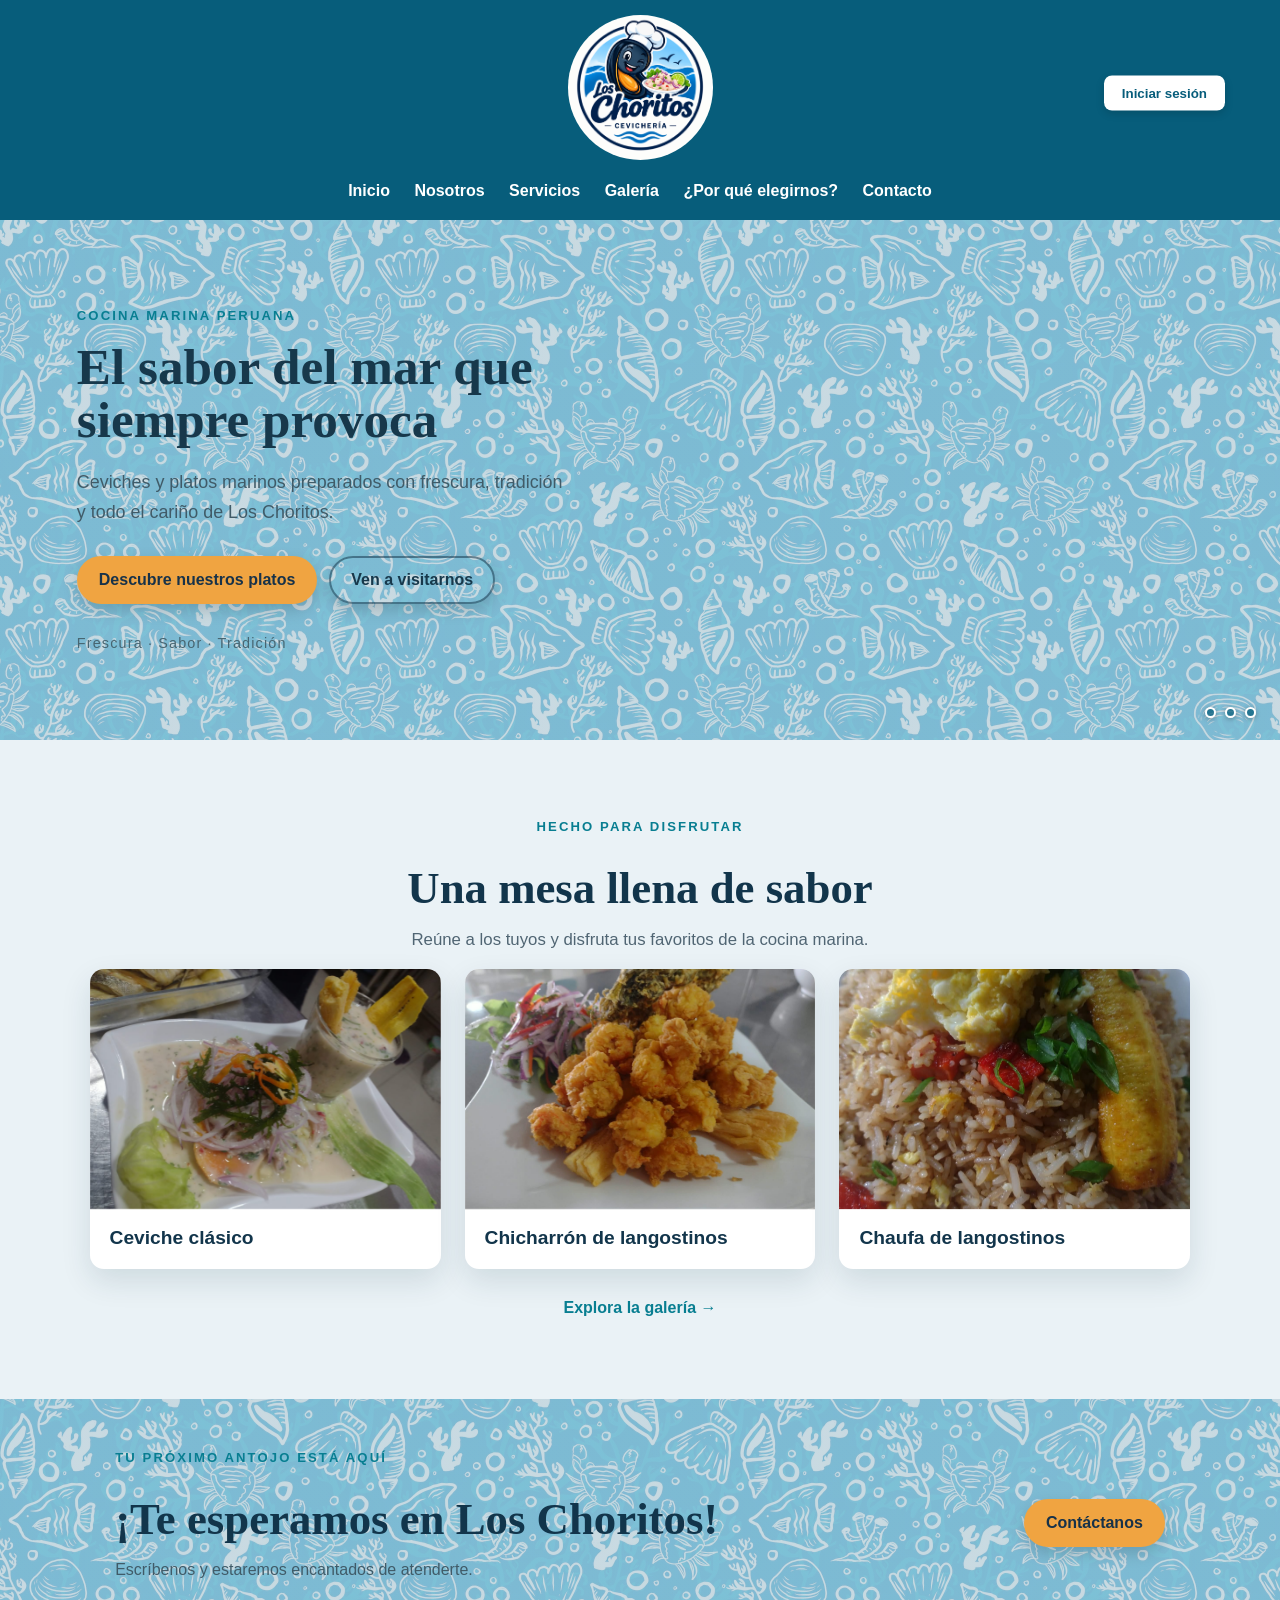
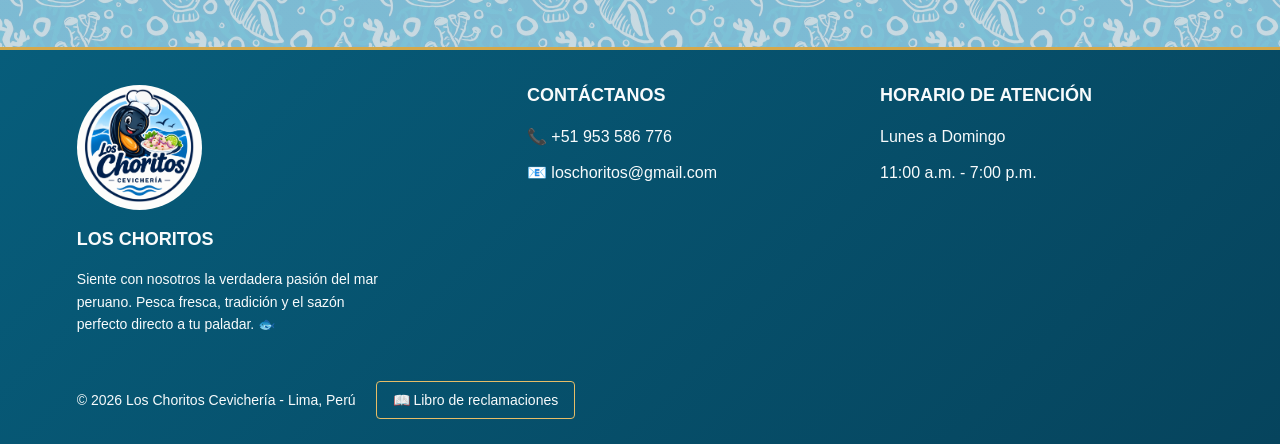
<file: index.html>
<!doctype html>
<html lang="es">
  <head>
    <meta charset="UTF-8" />
    <meta name="viewport" content="width=device-width, initial-scale=1.0" />
    <title>Cevichería - Los Choritos</title>
    <link rel="stylesheet" href="style.css">
    <link rel="stylesheet" href="Por-queyFooter.css">
  </head>

  <body class="pagina-inicio">
    <div id="loader" role="status" aria-live="polite">
      <img class="logo-carga" src="imagenes/img/logo_cevicheria.png" alt="Logo de Los Choritos">
      <div class="spinner" aria-hidden="true"></div>
      <div class="texto-carga">Preparando algo delicioso...</div>
    </div>
    <header>
      <div class="header-top">
        <img
          src="imagenes/img/logo_cevicheria.png"
          alt="Logo de la cevichería Los Choritos"
        />

        <button class="btn-registro" id="abrirRegistro" type="button">
          Iniciar sesión
        </button>
      </div>

      <nav>
        <a href="index.html">Inicio</a>
        <a href="nosotros.html">Nosotros</a>
        <a href="servicios.html">Servicios</a>
        <a href="galeria.html">Galería</a>
        <a href="porque-elegirnos.html">¿Por qué elegirnos?</a>
        <a href="contactos.html">Contacto</a>
      </nav>
    </header>

    <main class="inicio-main">
      <section class="inicio-hero" aria-labelledby="titulo-inicio">
        <div class="inicio-hero-contenido">
          <p class="inicio-etiqueta">Cocina marina peruana</p>
          <h1 id="titulo-inicio">El sabor del mar que siempre provoca</h1>
          <p>
            Ceviches y platos marinos preparados con frescura, tradición y todo
            el cariño de Los Choritos.
          </p>
          <div class="inicio-acciones">
            <a class="inicio-boton inicio-boton-principal" href="galeria.html">Descubre nuestros platos</a>
            <a class="inicio-boton inicio-boton-secundario" href="contactos.html">Ven a visitarnos</a>
          </div>
          <p class="inicio-sello">Frescura · Sabor · Tradición</p>
        </div>
        <div class="inicio-hero-galeria" role="img" aria-label="Selección de platos marinos de Los Choritos">
          <img class="inicio-hero-foto" src="imagenes/img/ceviche clasico.jpg" alt="" aria-hidden="true">
          <img class="inicio-hero-foto" src="imagenes/img/chicharron de langostinos.jpg" alt="" aria-hidden="true">
          <img class="inicio-hero-foto" src="imagenes/img/chaufa de langostinos.jpg" alt="" aria-hidden="true">
          <div class="inicio-hero-indicadores">
            <span></span>
            <span></span>
            <span></span>
          </div>
        </div>
      </section>

      <section class="inicio-especialidades" aria-labelledby="titulo-especialidades">
        <p class="inicio-etiqueta">Hecho para disfrutar</p>
        <h2 id="titulo-especialidades">Una mesa llena de sabor</h2>
        <p class="inicio-introduccion">
          Reúne a los tuyos y disfruta tus favoritos de la cocina marina.
        </p>
        <div class="inicio-platos">
          <article class="inicio-plato">
            <img src="imagenes/img/ceviche clasico.jpg" alt="Ceviche clásico con cebolla y camote">
            <h3>Ceviche clásico</h3>
          </article>
          <article class="inicio-plato">
            <img src="imagenes/img/chicharron de langostinos.jpg" alt="Chicharrón de langostinos dorado">
            <h3>Chicharrón de langostinos</h3>
          </article>
          <article class="inicio-plato">
            <img src="imagenes/img/chaufa de langostinos.jpg" alt="Chaufa de langostinos">
            <h3>Chaufa de langostinos</h3>
          </article>
        </div>
        <a class="inicio-enlace" href="galeria.html">Explora la galería <span aria-hidden="true">→</span></a>
      </section>

      <section class="inicio-invitacion" aria-labelledby="titulo-invitacion">
        <div>
          <p class="inicio-etiqueta">Tu próximo antojo está aquí</p>
          <h2 id="titulo-invitacion">¡Te esperamos en Los Choritos!</h2>
          <p>Escríbenos y estaremos encantados de atenderte.</p>
        </div>
        <a class="inicio-boton inicio-boton-principal" href="contactos.html">Contáctanos</a>
      </section>
    </main>

    <div class="modal" id="modalRegistro" aria-hidden="true">
      <div class="modal-contenido" role="dialog" aria-modal="true" aria-labelledby="tituloRegistro">
        <button class="modal-cerrar" id="cerrarRegistro" type="button" aria-label="Cerrar ventana">×</button>

        <form class="form-registro-modal" id="formModal">
          <h2 id="tituloRegistro">Iniciar sesión</h2>

          <div id="camposLogin">
            <label for="nombreModal">Nombre de usuario:</label>
            <input type="text" id="nombreModal" name="nombre" required />

            <label for="passwordModal">Contraseña:</label>
            <input type="password" id="passwordModal" name="password" required />

            <p class="texto-registro">¿No tienes cuenta? <a href="#" id="mostrarRegistro">Regístrate</a></p>

            <input type="submit" value="Ingresar" />
          </div>

          <div id="camposRegistro" style="display:none;">
            <label for="nombreRegistro">Nombre de usuario:</label>
            <input type="text" id="nombreRegistro" name="nombreRegistro" required />

            <label for="passwordRegistro">Crear Contraseña:</label>
            <input type="password" id="passwordRegistro" name="passwordRegistro" required />

            <p class="texto-registro">¿Ya tienes cuenta? <a href="#" id="mostrarLogin">Inicia sesión</a></p>

            <input type="submit" value="Registrar" />
          </div>
        </form>
      </div>
    </div>

      <footer class="footer">
      <div class="footer-contenido">
        <div class="footer-columna footer-marca">
          <img src="imagenes/img/logo_cevicheria.png" alt="Logro de la cevicheria Los Choritos">
          <h3><b>Los Choritos</b></h3>
          <p>
            Siente con nosotros la verdadera pasión del mar peruano. Pesca
            fresca, tradición y el sazón perfecto directo a tu paladar. 🐟
          </p>
        </div>

        <div class="footer-columna">
          <h3><b>CONTÁCTANOS</b></h3>
          <p>📞 <a href="tel:+51953586776">+51 953 586 776</a></p>
          <p>📧 <a href="mailto:loschoritos@gmail.com">loschoritos@gmail.com</a></p>
        </div>

        <div class="footer-columna">
          <h3><b>Horario de atención</b></h3>  
          <p>Lunes a Domingo</p>
          <p>11:00 a.m. - 7:00 p.m.</p>
        </div>
      </div>

      <div class="footer-fin">
        <p>&copy; 2026 Los Choritos Cevichería - Lima, Perú</p>
        <a class="boton-reclamos" href="#">📖 Libro de reclamaciones</a>
      </div>
    </footer>

    <script>
      const modal = document.getElementById('modalRegistro');
      const abrirRegistro = document.getElementById('abrirRegistro');
      const cerrarRegistro = document.getElementById('cerrarRegistro');
      const tituloRegistro = document.getElementById('tituloRegistro');
      const camposLogin = document.getElementById('camposLogin');
      const camposRegistro = document.getElementById('camposRegistro');
      const mostrarRegistro = document.getElementById('mostrarRegistro');
      const mostrarLogin = document.getElementById('mostrarLogin');
      const usuarioPrueba = 'Juan';
      const passwordPrueba = 'juan123';
      const cuentasRegistradas = [
        { usuario: usuarioPrueba, password: passwordPrueba }
      ];

      function mostrarPantalla(tipo) {
        const esRegistro = tipo === 'registro';

        tituloRegistro.textContent = esRegistro ? 'Registrarse' : 'Iniciar sesión';
        camposLogin.style.display = esRegistro ? 'none' : 'block';
        camposRegistro.style.display = esRegistro ? 'block' : 'none';
        camposLogin.querySelectorAll('input').forEach((input) => {
          input.disabled = esRegistro;
        });
        camposRegistro.querySelectorAll('input').forEach((input) => {
          input.disabled = !esRegistro;
        });
      }

      abrirRegistro.addEventListener('click', () => {
        if (abrirRegistro.disabled) return;
        modal.classList.add('visible');
        modal.setAttribute('aria-hidden', 'false');
        mostrarPantalla('login');
      });

      cerrarRegistro.addEventListener('click', () => {
        modal.classList.remove('visible');
        modal.setAttribute('aria-hidden', 'true');
      });

      mostrarRegistro.addEventListener('click', (event) => {
        event.preventDefault();
        mostrarPantalla('registro');
      });

      mostrarLogin.addEventListener('click', (event) => {
        event.preventDefault();
        mostrarPantalla('login');
      });

      document.getElementById('formModal').addEventListener('submit', (event) => {
        event.preventDefault();

        const estaEnRegistro = camposRegistro.style.display !== 'none';

        if (estaEnRegistro) {
          const usuarioNuevo = document.getElementById('nombreRegistro').value.trim();
          const passwordNuevo = document.getElementById('passwordRegistro').value;
          const usuarioExistente = cuentasRegistradas.some(
            (cuenta) => cuenta.usuario.toLowerCase() === usuarioNuevo.toLowerCase()
          );

          if (usuarioExistente) {
            alert('Ese nombre de usuario ya está registrado. Elige otro.');
            return;
          }

          cuentasRegistradas.push({ usuario: usuarioNuevo, password: passwordNuevo });
          document.getElementById('formModal').reset();
          alert('Usuario registrado correctamente. Ahora puedes iniciar sesión.');
          mostrarPantalla('login');
          return;
        }

        const usuarioIngresado = document.getElementById('nombreModal').value.trim();
        const passwordIngresado = document.getElementById('passwordModal').value;
        const cuentaEncontrada = cuentasRegistradas.find(
          (cuenta) => cuenta.usuario.toLowerCase() === usuarioIngresado.toLowerCase()
            && cuenta.password === passwordIngresado
        );

        if (cuentaEncontrada) {
          abrirRegistro.textContent = cuentaEncontrada.usuario;
          abrirRegistro.title = `Sesión iniciada como ${cuentaEncontrada.usuario}`;
          abrirRegistro.setAttribute('aria-label', `Sesión iniciada como ${cuentaEncontrada.usuario}`);
          abrirRegistro.classList.add('sesion-activa');
          abrirRegistro.disabled = true;
          alert(`Inicio de sesión exitoso. Bienvenido ${cuentaEncontrada.usuario}`);
          modal.classList.remove('visible');
          modal.setAttribute('aria-hidden', 'true');
        } else {
          alert('Usuario o contraseña incorrectos. Verifica los datos ingresados.');
        }
      });

      modal.addEventListener('click', (event) => {
        if (event.target === modal) {
          modal.classList.remove('visible');
          modal.setAttribute('aria-hidden', 'true');
        }
      });
    </script>
  </body>
</html>
</file>
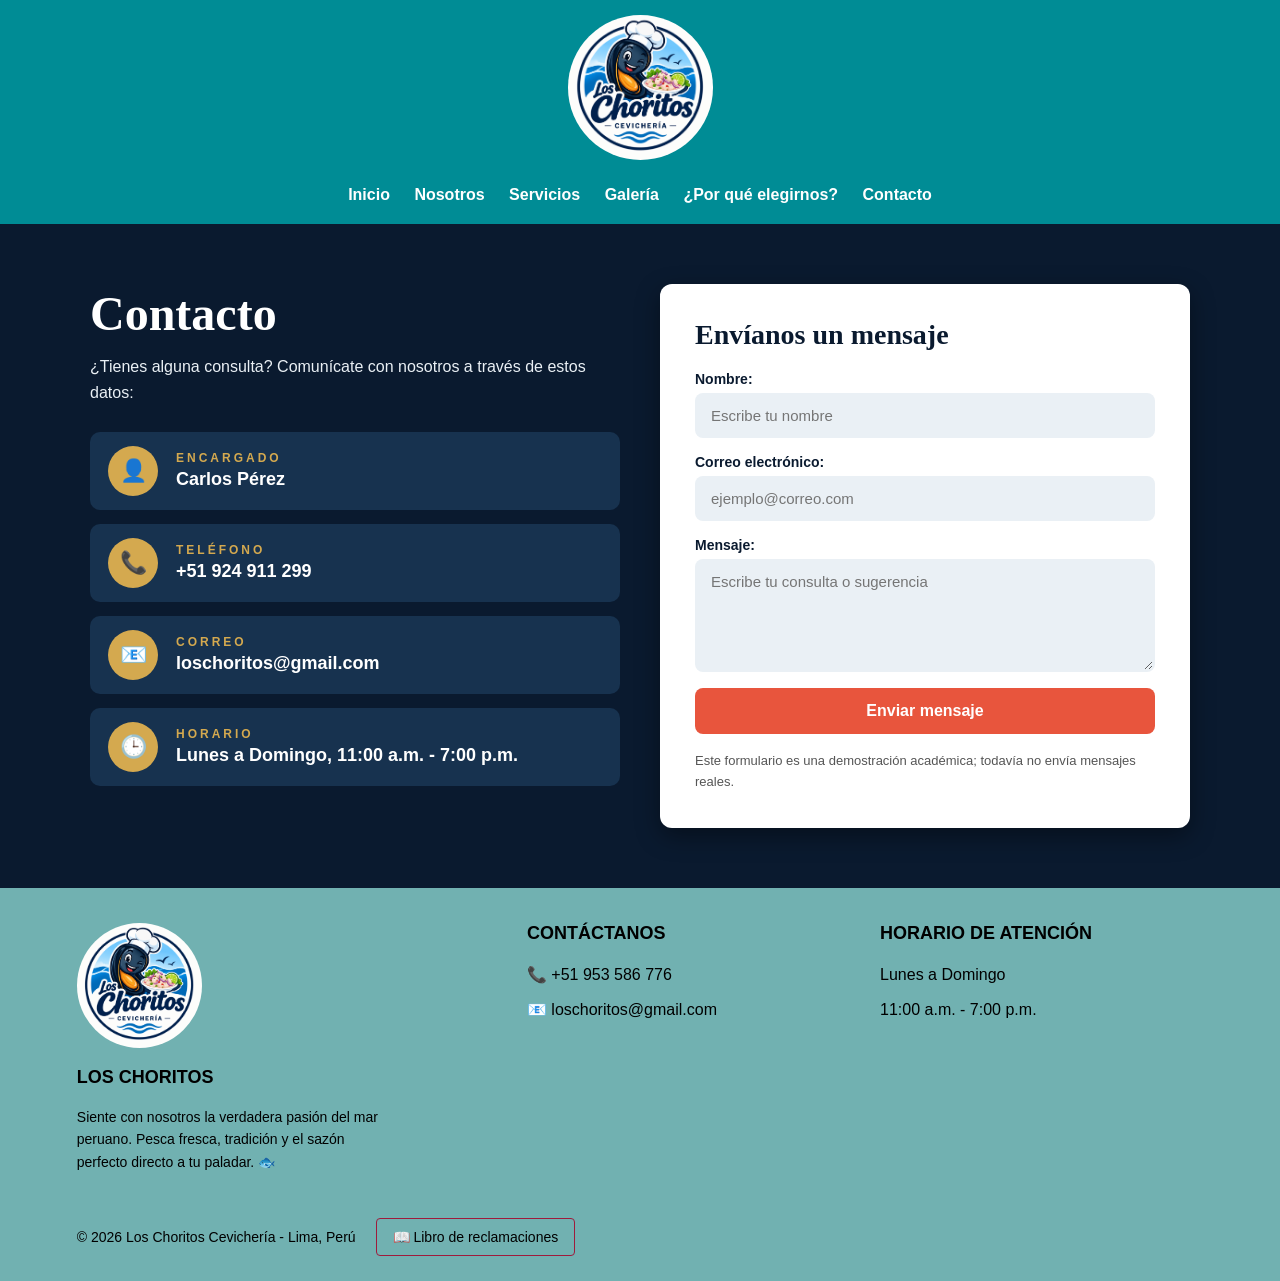
<file: contactos.html>
<!doctype html>
<html lang="es">
  <head>
    <meta charset="UTF-8" />
    <meta name="viewport" content="width=device-width, initial-scale=1.0" />

    <title>Cevichería - Los Choritos</title>
    <link rel="stylesheet" href="style.css">
    <link rel="stylesheet" href="Por-queyFooter.css">
  </head>

  <body class="pagina-contactos">
    <header>
      <img
        src="imagenes/img/logo_cevicheria.png"
        alt="Logo de la cevichería Los Choritos"
      />

      <nav>
        <a href="index.html">Inicio</a>
        <a href="nosotros.html">Nosotros</a>
        <a href="servicios.html">Servicios</a>
        <a href="galeria.html">Galería</a>
        <a href="porque-elegirnos.html">¿Por qué elegirnos?</a>
        <a href="contactos.html">Contacto</a>
      </nav>
    </header>
<main>
  <div class="contacto-contenedor">

    <section class="contacto-datos">
      <h1>Contacto</h1>
      <p class="contacto-intro">¿Tienes alguna consulta? Comunícate con nosotros a través de estos datos:</p>

      <div class="dato">
        <div class="dato-icono">👤</div>
        <div>
          <span class="dato-etiqueta">Encargado</span>
          <span class="dato-valor">Carlos Pérez</span>
        </div>
      </div>

      <div class="dato">
        <div class="dato-icono">📞</div>
        <div>
          <span class="dato-etiqueta">Teléfono</span>
          <span class="dato-valor">+51 924 911 299</span>
        </div>
      </div>

      <div class="dato">
        <div class="dato-icono">📧</div>
        <div>
          <span class="dato-etiqueta">Correo</span>
          <span class="dato-valor">loschoritos@gmail.com</span>
        </div>
      </div>

      <div class="dato">
        <div class="dato-icono">🕒</div>
        <div>
          <span class="dato-etiqueta">Horario</span>
          <span class="dato-valor">Lunes a Domingo, 11:00 a.m. - 7:00 p.m.</span>
        </div>
      </div>
    </section>

    <section class="contacto-panel">
      <h2>Envíanos un mensaje</h2>

      <form class="contacto-formulario" id="formulario-contacto">
        <label for="nombre">Nombre:</label>
        <input type="text" id="nombre" name="nombre" placeholder="Escribe tu nombre" minlength="2" required />

        <label for="correo">Correo electrónico:</label>
        <input type="email" id="correo" name="correo" placeholder="ejemplo@correo.com" required />

        <label for="mensaje">Mensaje:</label>
        <textarea id="mensaje" name="mensaje" rows="5" minlength="10" placeholder="Escribe tu consulta o sugerencia" required></textarea>

        <input type="submit" value="Enviar mensaje" />
      </form>

      <div class="mensaje-exito" id="mensaje-exito"></div>
      <p class="contacto-aviso">Este formulario es una demostración académica; todavía no envía mensajes reales.</p>
    </section>

  </div>
</main>

   <footer class="footer">
      <div class="footer-contenido">
        <div class="footer-columna footer-marca">
          <img src="imagenes/img/logo_cevicheria.png" alt="Logro de la cevicheria Los Choritos">
          <h3><b>Los Choritos</b></h3>
          <p>
            Siente con nosotros la verdadera pasión del mar peruano. Pesca
            fresca, tradición y el sazón perfecto directo a tu paladar. 🐟
          </p>
        </div>

        <div class="footer-columna">
          <h3><b>CONTÁCTANOS</b></h3>
          <p>📞 <a href="tel:+51953586776">+51 953 586 776</a></p>
          <p>📧 <a href="mailto:loschoritos@gmail.com">loschoritos@gmail.com</a></p>
        </div>

        <div class="footer-columna">
          <h3><b>Horario de atención</b></h3>  
          <p>Lunes a Domingo</p>
          <p>11:00 a.m. - 7:00 p.m.</p>
        </div>
      </div>

      <div class="footer-fin">
        <p>&copy; 2026 Los Choritos Cevichería - Lima, Perú</p>
        <a class="boton-reclamos" href="#">📖 Libro de reclamaciones</a>
      </div>
    </footer>
    <script>
  document.getElementById('formulario-contacto').addEventListener('submit', function (evento) {
    evento.preventDefault();

    const nombre = document.getElementById('nombre').value;
    const mensajeExito = document.getElementById('mensaje-exito');

    mensajeExito.textContent = '¡Formulario validado! Gracias ' + nombre + '. Esta es una demostración y no se ha enviado ningún mensaje.';
    mensajeExito.style.display = 'block';

    this.reset();
  });
    </script>
  </body>
</html>
</file>
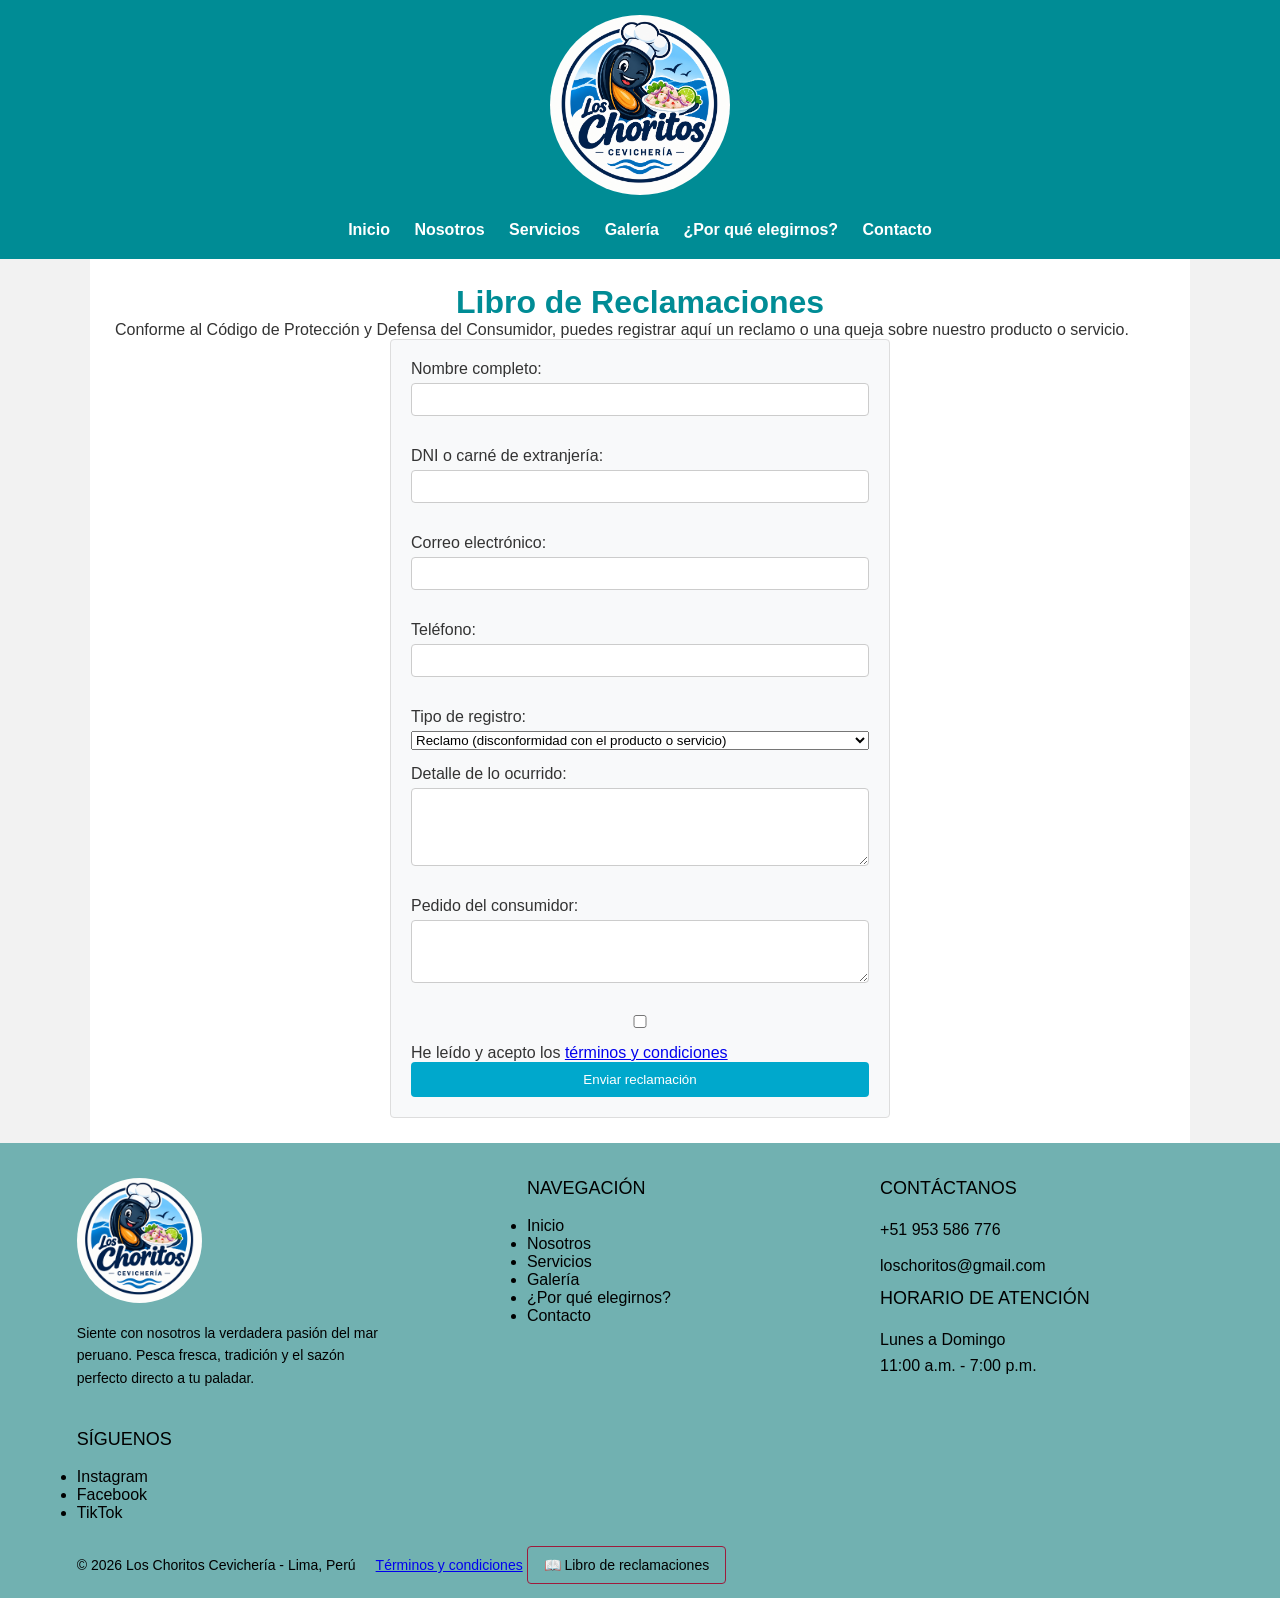
<file: librodereclamaciones.html>
<!DOCTYPE html>
<html lang="es">
<head>
    <meta charset="UTF-8">
    <meta name="viewport" content="width=device-width, initial-scale=1.0">
    <title>Cevichería - Los Choritos</title>
    <link rel="stylesheet" href="style.css">
    <link rel="stylesheet" href="Por-queyFooter.css">
</head>

<body>
    <header>
        <img src="imagenes/img/logo_cevicheria.png" alt="Logo de la cevichería Los Choritos">

        <nav>
            <a href="index.html">Inicio</a>
            <a href="nosotros.html">Nosotros</a>
            <a href="servicios.html">Servicios</a>
            <a href="galeria.html">Galería</a>
            <a href="porque-elegirnos.html">¿Por qué elegirnos?</a>
            <a href="contactos.html">Contacto</a>
        </nav>
    </header>

    <main>
        <h1>Libro de Reclamaciones</h1>
        <p>
            Conforme al Código de Protección y Defensa del Consumidor, puedes
            registrar aquí un reclamo o una queja sobre nuestro producto o servicio.
        </p>

        <div class="reserva-contenedor">
            <form action="mailto:loschoritos@gmail.com" method="post" enctype="text/plain">
                <div class="grupo-input">
                    <label for="nombre-completo">Nombre completo:</label>
                    <input type="text" id="nombre-completo" name="nombre" required>
                </div>

                <div class="grupo-input">
                    <label for="documento">DNI o carné de extranjería:</label>
                    <input type="text" id="documento" name="documento" required>
                </div>

                <div class="grupo-input">
                    <label for="correo-reclamo">Correo electrónico:</label>
                    <input type="email" id="correo-reclamo" name="correo" required>
                </div>

                <div class="grupo-input">
                    <label for="telefono-reclamo">Teléfono:</label>
                    <input type="tel" id="telefono-reclamo" name="telefono">
                </div>

                <div class="grupo-input">
                    <label for="tipo-reclamo">Tipo de registro:</label>
                    <select id="tipo-reclamo" name="tipo">
                        <option value="reclamo">Reclamo (disconformidad con el producto o servicio)</option>
                        <option value="queja">Queja (malestar con la atención recibida)</option>
                    </select>
                </div>

                <div class="grupo-input">
                    <label for="detalle-reclamo">Detalle de lo ocurrido:</label>
                    <textarea id="detalle-reclamo" name="detalle" rows="4" required></textarea>
                </div>

                <div class="grupo-input">
                    <label for="pedido-reclamo">Pedido del consumidor:</label>
                    <textarea id="pedido-reclamo" name="pedido" rows="3"></textarea>
                </div>

                <div class="grupo-check">
                    <input type="checkbox" id="acepto-terminos" name="acepto" required>
                    <label for="acepto-terminos">
                        He leído y acepto los
                        <a href="terminosycondiciones.html" target="_blank" rel="noopener">términos y condiciones</a>
                    </label>
                </div>

                <div class="grupo-boton">
                    <button type="submit">Enviar reclamación</button>
                </div>
            </form>
        </div>
    </main>

    <footer class="footer">
        <div class="footer-contenido">
            <div class="footer-columna footer-marca">
                <img src="imagenes/img/logo_cevicheria.png" alt="Logo de la cevichería Los Choritos">
                <p>
                    Siente con nosotros la verdadera pasión del mar peruano. Pesca
                    fresca, tradición y el sazón perfecto directo a tu paladar.
                </p>
            </div>

            <div class="footer-columna">
                <h3>Navegación</h3>
                <ul class="footer-lista">
                    <li><a href="index.html">Inicio</a></li>
                    <li><a href="nosotros.html">Nosotros</a></li>
                    <li><a href="servicios.html">Servicios</a></li>
                    <li><a href="galeria.html">Galería</a></li>
                    <li><a href="porque-elegirnos.html">¿Por qué elegirnos?</a></li>
                    <li><a href="contactos.html">Contacto</a></li>
                </ul>
            </div>

            <div class="footer-columna">
                <h3>Contáctanos</h3>
                <p><a href="tel:+51953586776">+51 953 586 776</a></p>
                <p><a href="mailto:loschoritos@gmail.com">loschoritos@gmail.com</a></p>

                <h3>Horario de atención</h3>
                <p>Lunes a Domingo<br>11:00 a.m. - 7:00 p.m.</p>
            </div>

            <div class="footer-columna">
                <h3>Síguenos</h3>
                <ul class="footer-redes">
                    <li><a href="https://www.instagram.com/" target="_blank" rel="noopener">Instagram</a></li>
                    <li><a href="https://www.facebook.com/" target="_blank" rel="noopener">Facebook</a></li>
                    <li><a href="https://www.tiktok.com/" target="_blank" rel="noopener">TikTok</a></li>
                </ul>
            </div>
        </div>

        <div class="footer-fin">
            <p>&copy; <span id="anio-actual">2026</span> Los Choritos Cevichería - Lima, Perú</p>

            <div class="footer-legal">
                <a href="terminosycondiciones.html">Términos y condiciones</a>
                <a class="boton-reclamos" href="librodereclamaciones.html">📖 Libro de reclamaciones</a>
            </div>
        </div>
    </footer>

    <script src="footer.js" defer></script>
</body>
</html>
</file>
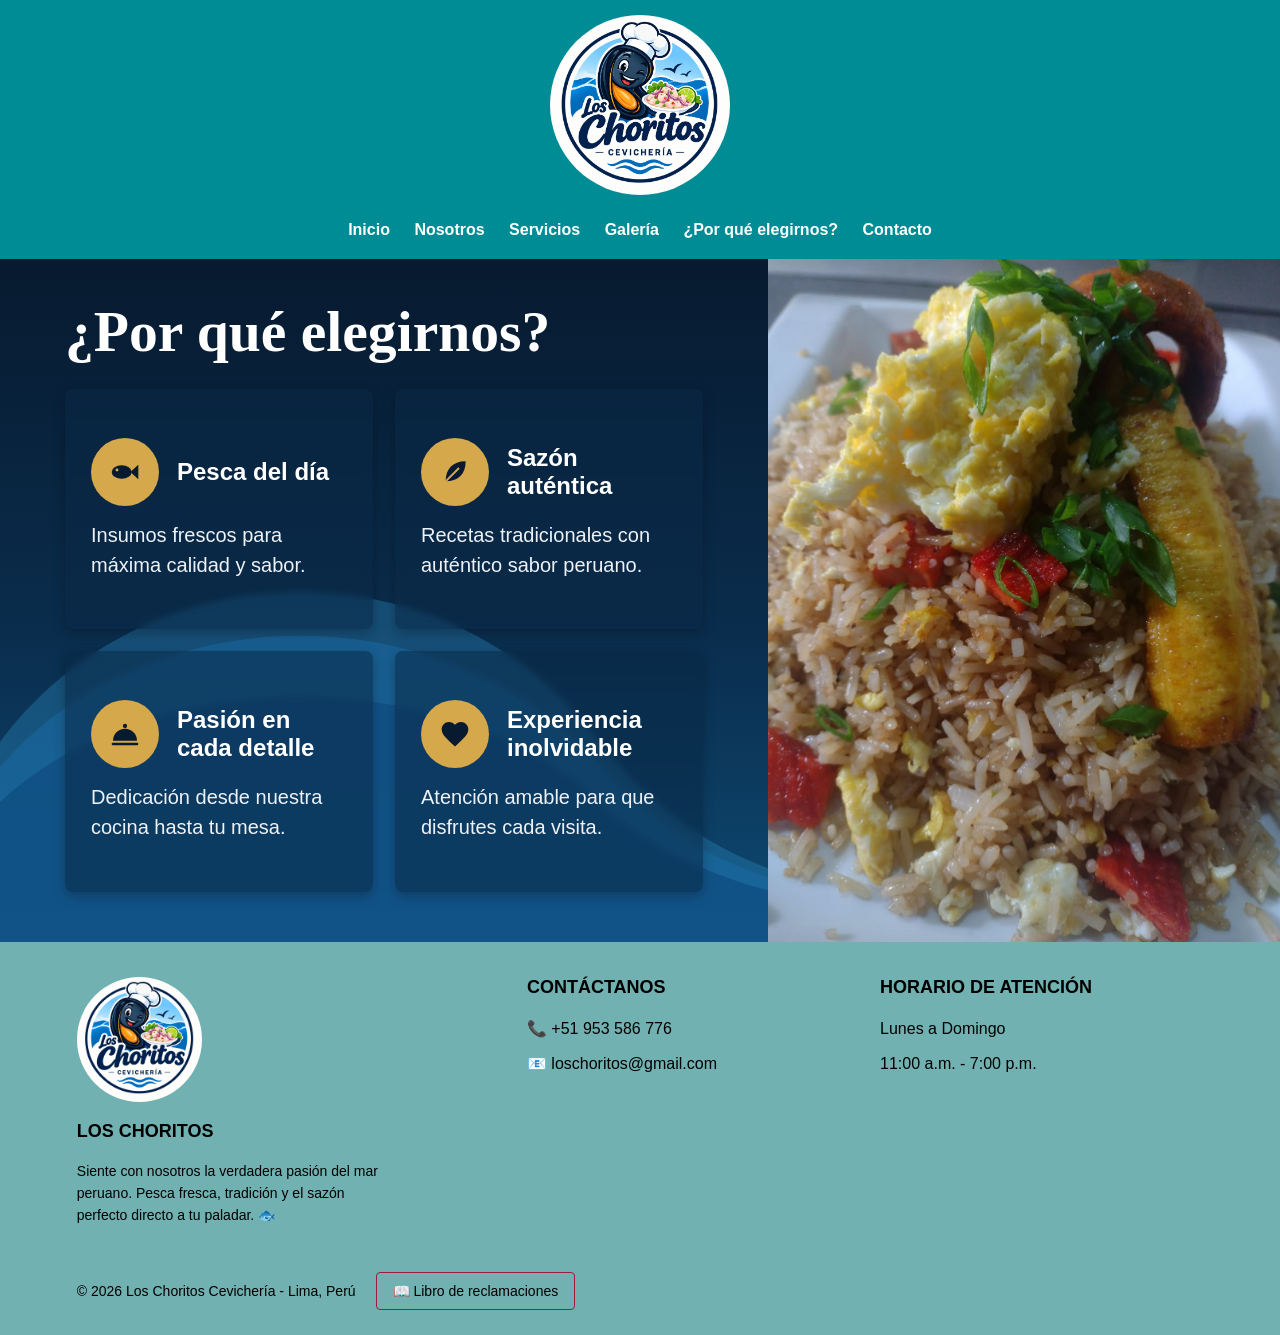
<file: porque-elegirnos.html>
<!doctype html>
<html lang="es">
  <head>
    <meta charset="UTF-8" />
    <meta name="viewport" content="width=device-width, initial-scale=1.0" />

    <title>Cevichería - Los Choritos</title>
    <link rel="stylesheet" href="style.css">
    <link rel="stylesheet" href="Por-queyFooter.css">
  </head>

  <body>
    <header>
      <img src="imagenes/img/logo_cevicheria.png" alt="Logo de Los Choritos" />

      <nav>
        <a href="index.html">Inicio</a>
        <a href="nosotros.html">Nosotros</a>
        <a href="servicios.html">Servicios</a>
        <a href="galeria.html">Galería</a>
        <a href="porque-elegirnos.html">¿Por qué elegirnos?</a>
        <a href="contactos.html">Contacto</a>
      </nav>
    </header>

          <main class="porque">
        <div class="porque-contenido">
        <div class="oceano" aria-hidden="true">
          <span class="ola ola-1"></span>
          <span class="ola ola-2"></span>
          <span class="ola ola-3"></span>
        </div>
        <h1>¿Por qué elegirnos?</h1>

        <div class="porque-tarjetas">
          <article class="porque-tarjeta">
            <div class="porque-titulo">
              <span class="porque-icono">
                <svg viewBox="0 0 24 24" aria-hidden="true">
                  <ellipse cx="9.5" cy="12" rx="7.5" ry="5" />
                  <path d="M16 12 22 6.5V17.5Z" />
                  <circle cx="6" cy="10.5" r="1.1" fill="#d4a84b" />
                </svg>
              </span>
              <h3>Pesca del día</h3>
            </div>
            <p>Insumos frescos para máxima calidad y sabor.</p>
          </article>

          <article class="porque-tarjeta">
            <div class="porque-titulo">
              <span class="porque-icono">
                <svg viewBox="0 0 24 24" aria-hidden="true">
                  <path d="M5 19C5 10 10 4 20 4C20 14 14 19 5 19Z" />
                  <path d="M5 19 15 9" stroke="#d4a84b" stroke-width="1.5" fill="none" />
                </svg>
              </span>
              <h3>Sazón auténtica</h3>
            </div>
            <p>Recetas tradicionales con auténtico sabor peruano.</p>
          </article>

          <article class="porque-tarjeta">
            <div class="porque-titulo">
              <span class="porque-icono">
                <svg viewBox="0 0 24 24" aria-hidden="true">
                  <path d="M3 17A9 9 0 0 1 21 17Z" />
                  <circle cx="12" cy="6" r="1.6" />
                  <rect x="2" y="18.5" width="20" height="2" rx="1" />
                </svg>
              </span>
              <h3>Pasión en cada detalle</h3>
            </div>
            <p>Dedicación desde nuestra cocina hasta tu mesa.</p>
          </article>

          <article class="porque-tarjeta">
            <div class="porque-titulo">
              <span class="porque-icono">
                <svg viewBox="0 0 24 24" aria-hidden="true">
                  <path d="M12 21.35l-1.45-1.32C5.4 15.36 2 12.28 2 8.5 2 5.42 4.42 3 7.5 3c1.74 0 3.41.81 4.5 2.09C13.09 3.81 14.76 3 16.5 3 19.58 3 22 5.42 22 8.5c0 3.78-3.4 6.86-8.55 11.54L12 21.35z" />
                </svg>
              </span>
              <h3>Experiencia inolvidable</h3>
            </div>
            <p>Atención amable para que disfrutes cada visita.</p>
          </article>
        </div>
      </div>

      <img class="porque-foto" src="imagenes/img/chaufa de langostinos.jpg" alt="Plato de Los Choritos" />
    </main>
    <footer class="footer">
      <div class="footer-contenido">
        <div class="footer-columna footer-marca">
          <img src="imagenes/img/logo_cevicheria.png" alt="Logro de la cevicheria Los Choritos">
          <h3><b>Los Choritos</b></h3>
          <p>
            Siente con nosotros la verdadera pasión del mar peruano. Pesca
            fresca, tradición y el sazón perfecto directo a tu paladar. 🐟
          </p>
        </div>

        <div class="footer-columna">
          <h3><b>CONTÁCTANOS</b></h3>
          <p>📞 <a href="tel:+51953586776">+51 953 586 776</a></p>
          <p>📧 <a href="mailto:loschoritos@gmail.com">loschoritos@gmail.com</a></p>
        </div>

        <div class="footer-columna">
          <h3><b>Horario de atención</b></h3>  
          <p>Lunes a Domingo</p>
          <p>11:00 a.m. - 7:00 p.m.</p>
        </div>
      </div>

      <div class="footer-fin">
        <p>&copy; 2026 Los Choritos Cevichería - Lima, Perú</p>
        <a class="boton-reclamos" href="#">📖 Libro de reclamaciones</a>
      </div>
    </footer>
  </body>
</html>
</file>
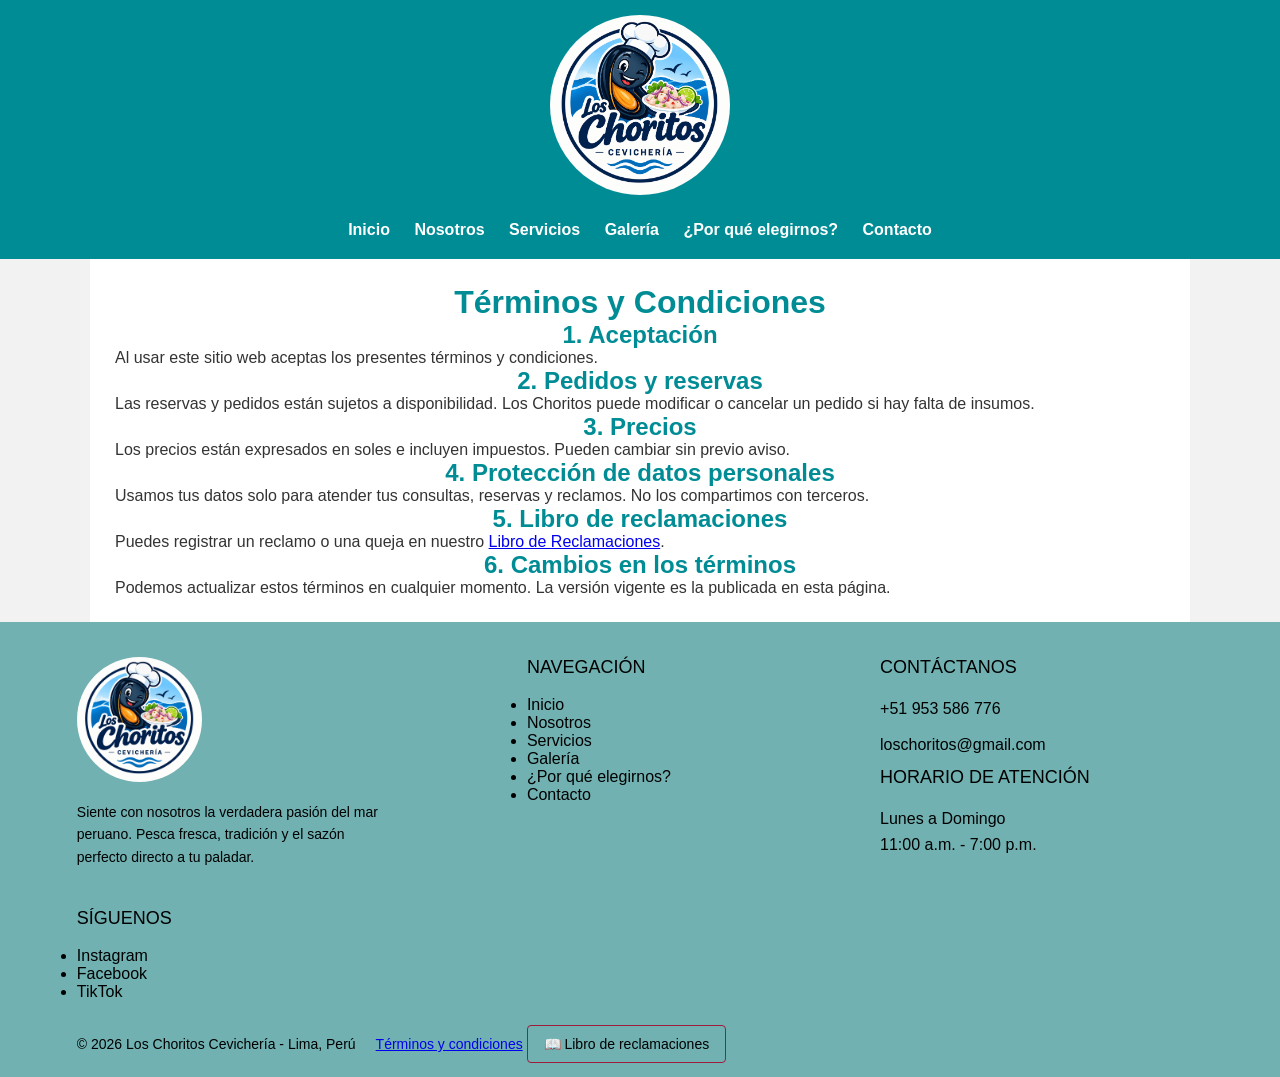
<file: terminosycondiciones.html>
<!DOCTYPE html>
<html lang="es">
<head>
    <meta charset="UTF-8">
    <meta name="viewport" content="width=device-width, initial-scale=1.0">
    <title>Cevichería - Los Choritos</title>
    <link rel="stylesheet" href="style.css">
    <link rel="stylesheet" href="Por-queyFooter.css">
</head>

<body>
    <header>
        <img src="imagenes/img/logo_cevicheria.png" alt="Logo de la cevichería Los Choritos">

        <nav>
            <a href="index.html">Inicio</a>
            <a href="nosotros.html">Nosotros</a>
            <a href="servicios.html">Servicios</a>
            <a href="galeria.html">Galería</a>
            <a href="porque-elegirnos.html">¿Por qué elegirnos?</a>
            <a href="contactos.html">Contacto</a>
        </nav>
    </header>

    <main>
        <h1>Términos y Condiciones</h1>

        <h2>1. Aceptación</h2>
        <p>Al usar este sitio web aceptas los presentes términos y condiciones.</p>

        <h2>2. Pedidos y reservas</h2>
        <p>Las reservas y pedidos están sujetos a disponibilidad. Los Choritos puede modificar o cancelar un pedido si hay falta de insumos.</p>

        <h2>3. Precios</h2>
        <p>Los precios están expresados en soles e incluyen impuestos. Pueden cambiar sin previo aviso.</p>

        <h2>4. Protección de datos personales</h2>
        <p>Usamos tus datos solo para atender tus consultas, reservas y reclamos. No los compartimos con terceros.</p>

        <h2>5. Libro de reclamaciones</h2>
        <p>Puedes registrar un reclamo o una queja en nuestro <a href="librodereclamaciones.html">Libro de Reclamaciones</a>.</p>

        <h2>6. Cambios en los términos</h2>
        <p>Podemos actualizar estos términos en cualquier momento. La versión vigente es la publicada en esta página.</p>
    </main>

    <footer class="footer">
        <div class="footer-contenido">
            <div class="footer-columna footer-marca">
                <img src="imagenes/img/logo_cevicheria.png" alt="Logo de la cevichería Los Choritos">
                <p>
                    Siente con nosotros la verdadera pasión del mar peruano. Pesca
                    fresca, tradición y el sazón perfecto directo a tu paladar.
                </p>
            </div>

            <div class="footer-columna">
                <h3>Navegación</h3>
                <ul class="footer-lista">
                    <li><a href="index.html">Inicio</a></li>
                    <li><a href="nosotros.html">Nosotros</a></li>
                    <li><a href="servicios.html">Servicios</a></li>
                    <li><a href="galeria.html">Galería</a></li>
                    <li><a href="porque-elegirnos.html">¿Por qué elegirnos?</a></li>
                    <li><a href="contactos.html">Contacto</a></li>
                </ul>
            </div>

            <div class="footer-columna">
                <h3>Contáctanos</h3>
                <p><a href="tel:+51953586776">+51 953 586 776</a></p>
                <p><a href="mailto:loschoritos@gmail.com">loschoritos@gmail.com</a></p>

                <h3>Horario de atención</h3>
                <p>Lunes a Domingo<br>11:00 a.m. - 7:00 p.m.</p>
            </div>

            <div class="footer-columna">
                <h3>Síguenos</h3>
                <ul class="footer-redes">
                    <li><a href="https://www.instagram.com/" target="_blank" rel="noopener">Instagram</a></li>
                    <li><a href="https://www.facebook.com/" target="_blank" rel="noopener">Facebook</a></li>
                    <li><a href="https://www.tiktok.com/" target="_blank" rel="noopener">TikTok</a></li>
                </ul>
            </div>
        </div>

        <div class="footer-fin">
            <p>&copy; <span id="anio-actual">2026</span> Los Choritos Cevichería - Lima, Perú</p>

            <div class="footer-legal">
                <a href="terminosycondiciones.html">Términos y condiciones</a>
                <a class="boton-reclamos" href="librodereclamaciones.html">📖 Libro de reclamaciones</a>
            </div>
        </div>
    </footer>

    <script src="footer.js" defer></script>
</body>
</html>
</file>
<file: style.css>
/* ==========================================================================
   1. ESTILOS BASE Y GENERALES (Para todo el sitio web de la cevichería)
   ========================================================================== */
:root {
  --azul-marino: #075d7b;
}

* {
  margin: 0;
  padding: 0;
  box-sizing: border-box;
  font-family: Arial, sans-serif;
}

body {
  background-color: #f2f2f2;
  color: #333;
}

main {
  width: 90%;
  max-width: 1100px;
  margin: auto;
  background-color: white;
  padding: 25px;
}

h1, h2 {
  text-align: center;
  color: #008c95;
}

/* ==========================================================================
   2. MENÚ DE NAVEGACIÓN PRINCIPAL (Header)
   ========================================================================== */
header {
  background-color: #008c95;
  text-align: center;
  padding: 15px 15px 20px;
}

.pagina-inicio header {
  background-color: var(--azul-marino);
}

.header-top {
  position: relative;
  display: flex;
  align-items: center;
  justify-content: center;
}

header img, .logo-contenedor img {
  width: 180px;
  max-width: 100%;
  border-radius: 50%;
  margin-bottom: 10px;
}

.btn-registro {
  position: absolute;
  right: 40px;
  top: 50%;
  transform: translateY(-50%);
  background-color: #ffffff;
  color: var(--azul-marino);
  text-decoration: none;
  font-weight: bold;
  padding: 10px 18px;
  border: none;
  border-radius: 8px;
  box-shadow: 0 3px 8px rgba(0, 0, 0, 0.15);
  transition: 0.3s ease;
  cursor: pointer;
}

.btn-registro:not(:disabled):hover {
  background-color: #dceff5;
  box-shadow: 0 9px 20px rgba(0, 0, 0, 0.24);
  transform: translateY(calc(-50% - 3px)) scale(1.05);
}

.pagina-inicio .btn-registro.sesion-activa {
  max-width: 280px;
  overflow: hidden;
  text-overflow: ellipsis;
  white-space: nowrap;
}

.pagina-inicio .btn-registro.sesion-activa:disabled {
  background-color: #dceff5;
  color: var(--azul-marino);
  cursor: default;
  opacity: 1;
}

nav {
  margin-top: 12px;
}

nav a {
  color: white;
  text-decoration: none;
  margin: 0 10px;
  font-weight: bold;
}

nav a:hover {
  text-decoration: underline;
}

.navegacion-principal ul {
  list-style: none;
  display: flex;
  flex-wrap: wrap;
  justify-content: center;
  gap: 15px;
}

.navegacion-principal ul li a {
  color: #fff;
  text-decoration: none;
  font-size: 14px;
}

.navegacion-principal ul li a.active {
  color: #00a8cc;
  font-weight: bold;
}

/* ==========================================================================
   3. FORMULARIOS Y TABLAS (Contacto / Reservas / Menú)
   ========================================================================== */
table {
  width: 100%;
  border-collapse: collapse;
  margin-bottom: 30px;
}

th, td {
  border: 1px solid black;
  padding: 10px;
  text-align: left;
}

th {
  background-color: #b7e4e7;
}

form {
  max-width: 900px;
  margin: 0 auto;
}

.modal {
  position: fixed;
  inset: 0;
  background: rgba(0, 0, 0, 0.45);
  display: none;
  align-items: center;
  justify-content: center;
  padding: 20px;
  z-index: 1000;
}

.modal.visible {
  display: flex;
}

.modal-contenido {
  position: relative;
  width: min(700px, 90vw);
  background: #f9f9f9;
  padding: 30px 28px 20px;
  border-radius: 12px;
  box-shadow: 0 10px 30px rgba(0, 0, 0, 0.2);
}

.modal-cerrar {
  position: absolute;
  top: 12px;
  right: 14px;
  background: transparent;
  border: none;
  font-size: 28px;
  cursor: pointer;
  color: #333;
}

.form-registro-modal {
  display: flex;
  flex-direction: column;
  gap: 8px;
}

.form-registro-modal h2 {
  text-align: left;
  margin-bottom: 18px;
  color: #1d1d1d;
}

.form-registro-modal label {
  font-size: 1.05rem;
  color: #222;
}

input, textarea {
  width: 100%;
  padding: 10px 12px;
  margin: 0 0 16px;
  box-sizing: border-box;
  border: 1px solid #a9a9a9;
  border-radius: 4px;
}

input[type="submit"] {
  width: 180px;
  align-self: center;
  background-color: #13a7b5;
  color: white;
  border: none;
  padding: 12px 18px;
  border-radius: 6px;
  font-size: 1rem;
  cursor: pointer;
}

input[type="submit"] {
  width: auto;
  background-color: #008c95;
  color: white;
  border: none;
  padding: 10px 20px;
  cursor: pointer;
}

.reserva-contenedor {
  max-width: 500px;
  margin: 0 auto;
  background-color: #f8f9fa;
  border: 1px solid #ddd;
  padding: 20px;
  border-radius: 4px;
}

.grupo-input {
  margin-bottom: 15px;
  display: flex;
  flex-direction: column;
  gap: 5px;
}

.grupo-input input,
.grupo-input textarea {
  padding: 8px;
  border: 1px solid #ccc;
  border-radius: 4px;
}

.grupo-boton button {
  width: 100%;
  background-color: #00a8cc;
  color: white;
  padding: 10px;
  border: none;
  border-radius: 4px;
  cursor: pointer;
}

/* ===== MEJORAS: INICIO Y CONTACTOS ===== */

.pagina-inicio header img,
.pagina-contactos header img {
  width: 145px;
  height: 145px;
  object-fit: contain;
}

.pagina-inicio main,
.pagina-contactos main {
  min-height: 430px;
}

.pagina-inicio main h1,
.pagina-contactos main h1 {
  margin: 8px 0 20px;
  line-height: 1.25;
}

.pagina-inicio main h2,
.pagina-contactos main h2 {
  margin: 24px 0 12px;
}

.pagina-inicio main p,
.pagina-contactos main p {
  line-height: 1.65;
  margin-bottom: 16px;
}

/* Página Inicio */
.pagina-inicio main .imagen-principal {
  display: block;
  max-width: 570px;
  width: 100%;
  max-height: 320px;
  object-fit: cover;
  margin: 20px auto;
  border-radius: 8px;
}

.pagina-inicio main ul {
  padding-left: 34px;
  line-height: 1.9;
  margin-bottom: 20px;
}



/* Página Contactos */
.pagina-contactos table {
  max-width: 760px;
  margin: 18px auto 25px;
}

.pagina-contactos th,
.pagina-contactos td {
  border-color: #a7c2c4;
}

.pagina-contactos .contacto-formulario {
  max-width: 760px;
  margin: 10px auto;
  padding: 20px;
  background: #f9fdfd;
  border: 1px solid #cde3e5;
  border-radius: 8px;
}

.pagina-contactos .contacto-formulario label {
  display: block;
  margin: 0 0 8px;
  font-weight: 600;
}

.pagina-contactos .contacto-formulario input:not([type="submit"]),
.pagina-contactos .contacto-formulario textarea {
  background: #fff;
  transition: border-color .25s, box-shadow .25s;
}

.pagina-contactos .contacto-formulario input:focus,
.pagina-contactos .contacto-formulario textarea:focus {
  outline: none;
  border-color: #008c95;
  box-shadow: 0 0 0 3px #008c9525;
}

.pagina-contactos .contacto-formulario input[type="submit"] {
  transition: background-color .25s, transform .25s;
}

.pagina-contactos .contacto-formulario input[type="submit"]:hover {
  background-color: #006a71;
  transform: translateY(-2px);
}

.pagina-contactos .contacto-aviso {
  max-width: 760px;
  margin: 0 auto 24px;
  font-size: 13px;
  color: #555;
}

/* Adaptación para tabletas */
@media (max-width: 900px) {
  .pagina-inicio main,
  .pagina-contactos main {
    width: 95%;
    padding: 20px;
  }

  .pagina-inicio header nav a,
  .pagina-contactos header nav a {
    display: inline-block;
    margin: 6px 8px;
  }

  .pagina-inicio .btn-registro {
    right: 8px;
  }
}

/* Adaptación para celulares */
@media (max-width: 600px) {
  .pagina-inicio header img,
  .pagina-contactos header img {
    width: 110px;
    height: 110px;
  }

  .pagina-inicio .header-top {
    flex-direction: column;
  }

  .pagina-inicio .btn-registro {
    position: static;
    transform: none;
    margin: 6px auto;
  }

  .pagina-inicio .btn-registro:not(:disabled):hover {
    transform: translateY(-2px) scale(1.03);
  }

  .pagina-inicio .btn-registro.sesion-activa {
    max-width: 100%;
  }

  .pagina-inicio main,
  .pagina-contactos main {
    width: 100%;
    padding: 16px;
  }

  .pagina-inicio main h1,
  .pagina-contactos main h1 {
    font-size: 25px;
  }

  .pagina-inicio main .imagen-principal {
    max-height: 235px;
  }

  .pagina-contactos .contacto-formulario {
    padding: 14px;
  }

  .pagina-contactos table {
    font-size: 14px;
  }
}

/* ===== PORTADA ===== */
.pagina-inicio main.inicio-main {
  width: 100%;
  max-width: none;
  min-height: 0;
  margin: 0;
  padding: 0;
  background: #eaf2f6;
}

.inicio-hero {
  display: grid;
  grid-template-columns: 1fr 1fr;
  min-height: 520px;
  overflow: hidden;
  background-color: #edf5f8;
  background-image:
    linear-gradient(rgba(7, 86, 122, 0.22), rgba(7, 86, 122, 0.22)),
    linear-gradient(rgba(255, 255, 255, 0.62), rgba(255, 255, 255, 0.62)),
    url("imagenes/img/fondo-marino.png");
  background-position: center, center, center;
  background-size: auto, auto, 370px 370px;
  background-repeat: no-repeat, no-repeat, repeat;
  color: #17384b;
}

.inicio-hero-contenido {
  align-self: center;
  max-width: 720px;
  padding: 70px clamp(28px, 6vw, 88px);
  animation: inicio-aparecer 0.7s ease-out both;
}

.inicio-etiqueta {
  margin: 0 0 14px;
  color: #f4c66a;
  font-size: 0.82rem;
  font-weight: 700;
  letter-spacing: 0.16em;
  text-transform: uppercase;
}

.inicio-hero .inicio-etiqueta {
  margin-bottom: 14px;
  color: #087e91;
}

.pagina-inicio main.inicio-main .inicio-hero h1 {
  max-width: 620px;
  margin: 0 0 20px;
  color: #17384b;
  font-family: Georgia, "Times New Roman", serif;
  font-size: clamp(2.25rem, 4vw, 4rem);
  line-height: 1.04;
  text-align: left;
}

.inicio-hero-contenido > p:not(.inicio-etiqueta):not(.inicio-sello) {
  max-width: 500px;
  margin-bottom: 28px;
  color: #405b68;
  font-size: 1.12rem;
  line-height: 1.7;
}

.inicio-acciones {
  display: flex;
  flex-wrap: wrap;
  gap: 12px;
}

.inicio-boton {
  display: inline-flex;
  min-height: 48px;
  align-items: center;
  justify-content: center;
  padding: 12px 20px;
  border: 2px solid transparent;
  border-radius: 999px;
  font-weight: 700;
  text-align: center;
  text-decoration: none;
  box-shadow: 0 6px 16px rgba(0, 0, 0, 0.16);
  transition: transform 0.35s cubic-bezier(0.2, 0.7, 0.25, 1), background-color 0.3s ease, box-shadow 0.3s ease;
  animation: inicio-boton-entrada 0.7s ease-out 1.5s both;
}

.inicio-acciones .inicio-boton:nth-child(2) {
  animation-delay: 1.65s;
}

.inicio-boton:hover,
.inicio-boton:focus-visible {
  transform: translateY(-6px) scale(1.06);
  box-shadow: 0 15px 28px rgba(7, 51, 72, 0.28);
  animation: inicio-boton-resplandor 0.9s ease-in-out infinite alternate;
}

.inicio-boton:active {
  transform: translateY(-1px) scale(0.98);
}

.inicio-boton:focus-visible {
  outline: 3px solid #f4c66a;
  outline-offset: 4px;
}

.inicio-boton-principal {
  background: #f0a441;
  color: #173249;
}

.inicio-boton-principal:hover {
  background: #ffc263;
}

.inicio-boton-secundario {
  border-color: rgba(23, 56, 75, 0.55);
  color: #17384b;
}

.inicio-boton-secundario:hover {
  background: rgba(255, 255, 255, 0.72);
}

.inicio-sello {
  margin: 28px 0 0;
  color: #476571;
  font-size: 0.9rem;
  letter-spacing: 0.08em;
}

.inicio-hero .inicio-sello {
  margin: 28px 0 0;
}

.inicio-hero-galeria {
  position: relative;
  height: 100%;
  min-height: 520px;
  overflow: hidden;
  animation: inicio-aparecer 0.9s ease-out 1.5s both;
}

.inicio-hero-foto {
  position: absolute;
  inset: 0;
  width: 100%;
  height: 100%;
  object-fit: cover;
  opacity: 0;
  transition: transform 1s cubic-bezier(0.2, 0.7, 0.25, 1), filter 0.8s ease;
  animation: inicio-carrusel 18s ease-in-out infinite, inicio-hero-zoom 18s ease-in-out infinite;
}

.inicio-hero-foto:nth-child(2) {
  animation-delay: -6s;
}

.inicio-hero-foto:nth-child(3) {
  animation-delay: -12s;
}

.inicio-hero-galeria:hover .inicio-hero-foto {
  transform: scale(1.07);
  filter: saturate(1.18) contrast(1.03);
}

.inicio-hero-indicadores {
  position: absolute;
  z-index: 1;
  right: 24px;
  bottom: 22px;
  display: flex;
  gap: 9px;
}

.inicio-hero-indicadores span {
  width: 11px;
  height: 11px;
  border: 2px solid #fff;
  border-radius: 50%;
  background: rgba(7, 93, 123, 0.75);
  box-shadow: 0 1px 5px rgba(0, 0, 0, 0.3);
  animation: inicio-indicador 18s ease-in-out infinite;
}

.inicio-hero-indicadores span:nth-child(2) {
  animation-delay: -6s;
}

.inicio-hero-indicadores span:nth-child(3) {
  animation-delay: -12s;
}

.inicio-especialidades {
  padding: 76px 7% 82px;
  text-align: center;
}

.inicio-especialidades > .inicio-etiqueta {
  margin-bottom: 8px;
  color: #087e91;
}

.inicio-especialidades h2,
.inicio-invitacion h2 {
  margin: 0;
  color: #12354b;
  font-family: Georgia, "Times New Roman", serif;
  font-size: clamp(2rem, 3.5vw, 3rem);
}

.inicio-introduccion {
  margin: 12px 0 34px;
  color: #506573;
  font-size: 1.05rem;
}

.inicio-platos {
  display: grid;
  grid-template-columns: repeat(3, minmax(0, 1fr));
  gap: 24px;
  max-width: 1120px;
  margin: 0 auto;
  text-align: left;
}

.inicio-plato {
  overflow: hidden;
  border-radius: 14px;
  background: #fff;
  box-shadow: 0 12px 30px rgba(11, 48, 69, 0.12);
  transition: transform 0.25s ease, box-shadow 0.25s ease;
}

.inicio-plato:hover {
  transform: translateY(-5px);
  box-shadow: 0 18px 34px rgba(11, 48, 69, 0.18);
}

.inicio-plato img {
  display: block;
  width: 100%;
  height: 240px;
  object-fit: cover;
  transition: transform 0.8s cubic-bezier(0.2, 0.7, 0.25, 1), filter 0.8s ease;
  animation: inicio-foto-entrada 0.9s ease-out both;
}

.inicio-plato:hover img {
  transform: scale(1.1);
  filter: saturate(1.12);
}

.inicio-plato:nth-child(2) img {
  animation-delay: 0.12s;
}

.inicio-plato:nth-child(3) img {
  animation-delay: 0.24s;
}

.inicio-plato h3 {
  margin: 0;
  padding: 18px 20px 20px;
  color: #12354b;
  font-size: 1.2rem;
}

.inicio-enlace {
  display: inline-block;
  margin-top: 30px;
  color: #087e91;
  font-weight: 700;
  text-decoration: none;
}

.inicio-enlace:hover {
  text-decoration: underline;
}

.inicio-invitacion {
  display: flex;
  align-items: center;
  justify-content: space-between;
  gap: 24px;
  padding: 48px 9%;
  background-color: #edf5f8;
  background-image:
    linear-gradient(rgba(7, 86, 122, 0.22), rgba(7, 86, 122, 0.22)),
    linear-gradient(rgba(255, 255, 255, 0.62), rgba(255, 255, 255, 0.62)),
    url("imagenes/img/fondo-marino.png");
  background-position: center, center, center;
  background-size: auto, auto, 370px 370px;
  background-repeat: no-repeat, no-repeat, repeat;
  color: #17384b;
}

.inicio-invitacion .inicio-etiqueta {
  margin-bottom: 8px;
  color: #087e91;
}

.inicio-invitacion h2 {
  color: #12354b;
}

.inicio-invitacion p:not(.inicio-etiqueta) {
  margin-top: 10px;
  color: #405b68;
}

@keyframes inicio-aparecer {
  from {
    opacity: 0;
    transform: translateY(18px);
  }
  to {
    opacity: 1;
    transform: translateY(0);
  }
}

@keyframes inicio-foto-entrada {
  from {
    opacity: 0;
    clip-path: inset(0 100% 0 0);
  }
  to {
    opacity: 1;
    clip-path: inset(0);
  }
}

@keyframes inicio-carrusel {
  0%, 28% {
    opacity: 1;
  }
  34%, 100% {
    opacity: 0;
  }
}

@keyframes inicio-hero-zoom {
  0% {
    scale: 1;
  }
  28%, 100% {
    scale: 1.07;
  }
}

@keyframes inicio-indicador {
  0%, 28% {
    transform: scale(1.25);
    background-color: #f0a441;
  }
  34%, 100% {
    transform: scale(1);
    background-color: rgba(7, 93, 123, 0.75);
  }
}

@keyframes inicio-boton-entrada {
  from {
    opacity: 0;
    filter: blur(4px);
  }
  to {
    opacity: 1;
    filter: blur(0);
  }
}

@keyframes inicio-boton-resplandor {
  from {
    box-shadow: 0 15px 28px rgba(7, 51, 72, 0.24);
  }
  to {
    box-shadow: 0 18px 34px rgba(7, 51, 72, 0.32), 0 0 0 5px rgba(240, 164, 65, 0.18);
  }
}

@media (max-width: 760px) {
  .inicio-hero {
    grid-template-columns: 1fr;
  }

  .inicio-hero-contenido {
    padding: 52px 7%;
  }

  .inicio-hero-galeria {
    height: clamp(320px, 85vw, 420px);
    min-height: 320px;
    max-height: 420px;
  }

  .inicio-platos {
    grid-template-columns: 1fr 1fr;
  }
}

@media (max-width: 520px) {
  .inicio-platos {
    grid-template-columns: 1fr;
  }

  .inicio-plato img {
    height: 230px;
  }

  .inicio-invitacion {
    align-items: flex-start;
    flex-direction: column;
    padding: 40px 7%;
  }
}

@media (prefers-reduced-motion: reduce) {
  .inicio-hero-contenido,
  .inicio-hero-galeria,
  .inicio-plato,
  .inicio-boton,
  .inicio-plato img,
  .inicio-hero-foto,
  .pagina-inicio .btn-registro {
    animation: none;
    transition: none;
  }

  .inicio-hero-foto {
    opacity: 0;
  }

  .inicio-hero-foto:first-child {
    display: block;
    opacity: 1;
  }

  .inicio-hero-indicadores {
    display: none;
  }

  .inicio-hero-foto:not(:first-child) {
    display: none;
  }

  .inicio-boton:hover,
  .inicio-boton:focus-visible,
  .inicio-plato:hover,
  .inicio-plato:hover img,
  .inicio-hero-galeria:hover .inicio-hero-foto,
  .pagina-inicio .btn-registro:not(:disabled):hover {
    animation: none;
    transform: none;
    filter: none;
  }
}

.pagina-nosotros {
  width: 100%;
  margin: 0;
  padding: 0;
  background: #f2f2f2;
  color: #333;
}

.pagina-nosotros,
.pagina-nosotros *,
.pagina-nosotros *::before,
.pagina-nosotros *::after {
  box-sizing: border-box;
}

.pagina-nosotros header {
  background: #008c95;
  display: flex;
  justify-content: space-between;
  align-items: center;
  padding: 15px 5%;
  gap: 25px;
}

.pagina-nosotros header img {
  width: 85px;
  height: 85px;
  object-fit: contain;
  margin: 0;
}

.pagina-nosotros header nav {
  display: flex;
  flex-wrap: wrap;
  justify-content: center;
  gap: 18px;
  margin: 0;
}

.pagina-nosotros header nav a {
  color: white;
  text-decoration: none;
  font-size: 15px;
  margin: 0;
  transition: opacity 0.3s ease;
}

.pagina-nosotros header nav a:hover {
  opacity: 0.75;
}

.pagina-nosotros main,
.pagina-nosotros main.nosotros-main {
  width: 100%;
  max-width: none;
  min-height: 100vh;
  margin: 0;
  padding: 0;
  background: white;
  color: #333;
}

.pagina-nosotros .nosotros-hero {
  display: grid;
  grid-template-columns: 35% 65%;
  min-height: 650px;
  background-image: url("imagenes/img/fondo-oceano.png.jfif");
  background-size: cover;
  background-position: center;
  background-repeat: no-repeat;
}

.pagina-nosotros .nosotros-foto {
  position: relative;
  overflow: hidden;
}

.pagina-nosotros .nosotros-foto img {
  display: block;
  width: 100%;
  height: 100%;
  min-height: 650px;
  object-fit: cover;
  animation: moverCeviche 5s ease-in-out infinite alternate;
  will-change: transform;
}

@keyframes moverCeviche {
  0% {
    transform: translateX(-4%) scale(1.12);
  }

  100% {
    transform: translateX(4%) scale(1.12);
  }
}

.pagina-nosotros .nosotros-contenido {
  position: relative;
  padding: 55px 6%;
  background: rgba(0, 55, 85, 0.12);
  color: white;
}

.pagina-nosotros .nosotros-marca {
  color: white;
  font-size: 14px;
  font-weight: bold;
  letter-spacing: 4px;
  text-shadow: 0 2px 6px rgba(0, 40, 70, 0.5);
}

.pagina-nosotros .nosotros-contenido h1 {
  color: white;
  text-align: left;
  font-size: clamp(38px, 4vw, 60px);
  margin: 15px 0;
  text-shadow: 0 2px 8px rgba(0, 40, 70, 0.5);
}

.pagina-nosotros .nosotros-subtitulo {
  color: white;
  font-size: 19px;
  font-style: italic;
  line-height: 1.7;
  margin-bottom: 35px;
  text-shadow: 0 2px 6px rgba(0, 40, 70, 0.5);
}

.pagina-nosotros .nosotros-tarjetas {
  display: grid;
  grid-template-columns: repeat(3, minmax(0, 1fr));
  gap: 18px;
}

.pagina-nosotros .nosotros-tarjeta {
  background: rgba(225, 248, 252, 0.85);
  border: 1px solid rgba(255, 255, 255, 0.65);
  border-radius: 16px;
  padding: 25px 18px;
  backdrop-filter: blur(10px);
  -webkit-backdrop-filter: blur(10px);
  box-shadow: 0 8px 25px rgba(0, 40, 70, 0.2);
  transition:
    transform 0.4s ease,
    box-shadow 0.4s ease,
    background 0.4s ease;
}

.pagina-nosotros .nosotros-tarjeta:hover {
  transform: translateY(-8px);
  background: rgba(235, 251, 255, 0.95);
  box-shadow: 0 12px 30px rgba(0, 40, 70, 0.25);
}

.pagina-nosotros .tarjeta-icono {
  display: inline-block;
  font-size: 28px;
  margin-bottom: 15px;
}

.pagina-nosotros .nosotros-tarjeta h2 {
  color: #008c95;
  font-size: 19px;
  text-align: left;
  margin: 0 0 15px;
}

.pagina-nosotros .nosotros-tarjeta p {
  color: #173849;
  font-size: 15px;
  line-height: 1.8;
  margin: 0;
}

.pagina-nosotros .nosotros-valores {
  margin-top: 40px;
  padding-top: 25px;
  border-top: 1px solid rgba(255, 255, 255, 0.7);
}

.pagina-nosotros .nosotros-valores h2 {
  color: white;
  font-size: 20px;
  text-align: left;
  letter-spacing: 2px;
  margin-bottom: 15px;
}

.pagina-nosotros .nosotros-valores p {
  color: white;
  font-size: 17px;
  line-height: 1.8;
}

.pagina-nosotros .nosotros-seccion {
  width: 100%;
  padding: 65px 6%;
  background: white;
}

.pagina-nosotros .nosotros-seccion:nth-of-type(3) {
  background: #f0fbfb;
}

.pagina-nosotros .nosotros-seccion h2 {
  color: #008c95;
  text-align: center;
  font-size: 34px;
  margin: 0 0 35px;
}

.pagina-nosotros .caracteristicas-grid {
  display: flex;
  flex-wrap: wrap;
  justify-content: center;
  gap: 18px;
}

.pagina-nosotros .caracteristicas-grid div {
  background: #e6f7f8;
  color: #333;
  padding: 20px 25px;
  border-radius: 12px;
  border: 1px solid #c5e5e7;
  transition: transform 0.3s ease;
}

.pagina-nosotros .caracteristicas-grid div:hover {
  transform: translateY(-6px);
}

.pagina-nosotros .nosotros-imagenes {
  display: flex;
  flex-wrap: wrap;
  justify-content: center;
  gap: 25px;
  margin-top: 40px;
}

.pagina-nosotros .nosotros-imagenes img {
  width: 420px;
  max-width: 100%;
  height: 270px;
  object-fit: cover;
  border-radius: 15px;
  box-shadow: 0 5px 15px rgba(0, 0, 0, 0.12);
}

.pagina-nosotros .platos-grid {
  display: grid;
  grid-template-columns: repeat(5, minmax(0, 1fr));
  gap: 20px;
}

.pagina-nosotros .plato-card {
  background: white;
  border-radius: 15px;
  overflow: hidden;
  border: 1px solid #c5e5e7;
  box-shadow: 0 5px 15px rgba(0, 0, 0, 0.10);
  transition:
    transform 0.4s ease,
    box-shadow 0.4s ease;
}

.pagina-nosotros .plato-card:hover {
  transform: translateY(-8px);
  box-shadow: 0 12px 25px rgba(0, 140, 149, 0.20);
}

.pagina-nosotros .plato-card img {
  display: block;
  width: 100%;
  height: 190px;
  object-fit: cover;
}

.pagina-nosotros .plato-card h3 {
  color: #008c95;
  text-align: center;
  font-size: 16px;
  padding: 18px 10px;
}

.pagina-nosotros .frase {
  color: #008c95;
  text-align: center;
  font-size: 26px;
  font-weight: bold;
  margin: 50px 0 0;
}

.desde-izquierda {
  animation: entrarIzquierda 1.5s ease-out;
}

.desde-derecha {
  animation: entrarDerecha 1.5s ease-out;
}

@keyframes entrarIzquierda {
  from {
    transform: translateX(-100px);
    opacity: 0;
  }

  to {
    transform: translateX(0);
    opacity: 1;
  }
}

@keyframes entrarDerecha {
  from {
    transform: translateX(100px);
    opacity: 0;
  }

  to {
    transform: translateX(0);
    opacity: 1;
  }
}

.aparece-borroso {
  animation: enfocar 3s ease-out;
}

@keyframes enfocar {
  0% {
    filter: blur(20px);
    opacity: 0;
  }

  50% {
    filter: blur(8px);
    opacity: 0.6;
  }

  100% {
    filter: blur(0);
    opacity: 1;
  }
}

@media (max-width: 1100px) {
  .pagina-nosotros .nosotros-tarjetas {
    grid-template-columns: 1fr;
  }

  .pagina-nosotros .platos-grid {
    grid-template-columns: repeat(3, minmax(0, 1fr));
  }
}

@media (max-width: 768px) {
  .pagina-nosotros header {
    flex-direction: column;
  }

  .pagina-nosotros header nav {
    gap: 12px;
  }

  .pagina-nosotros .nosotros-hero {
    grid-template-columns: 1fr;
  }

  .pagina-nosotros .nosotros-foto img {
    height: 350px;
    min-height: 0;
  }

  .pagina-nosotros .nosotros-contenido {
    padding: 35px 5%;
  }

  .pagina-nosotros .nosotros-contenido h1 {
    font-size: 38px;
  }

  .pagina-nosotros .nosotros-tarjetas {
    grid-template-columns: 1fr;
  }

  .pagina-nosotros .nosotros-seccion {
    padding: 45px 5%;
  }

  .pagina-nosotros .platos-grid {
    grid-template-columns: repeat(2, minmax(0, 1fr));
  }
}

@media (max-width: 480px) {
  .pagina-nosotros .platos-grid {
    grid-template-columns: 1fr;
  }

  .pagina-nosotros .nosotros-seccion h2 {
    font-size: 26px;
  }

  .pagina-nosotros .frase {
    font-size: 20px;
  }
}

@media (prefers-reduced-motion: reduce) {
  .desde-izquierda,
  .desde-derecha,
  .aparece-borroso,
  .pagina-nosotros .nosotros-foto img {
    animation: none;
  }
}

/* ===== PANTALLA DE CARGA ===== */
#loader {
  position: fixed;
  top: 0;
  left: 0;
  width: 100%;
  height: 100%;
  display: flex;
  justify-content: center;
  align-items: center;
  flex-direction: column;
  background: linear-gradient(135deg, #08283f, #087e91);
  z-index: 9999;
  animation: desaparecer 0.35s ease 1.15s forwards;
}

.logo-carga {
  width: 120px;
  border-radius: 50%;
  margin-bottom: 25px;
}

.spinner {
  width: 80px;
  height: 80px;
  border: 10px solid rgba(255, 255, 255, 0.3);
  border-top: 10px solid #003d4a;
  border-radius: 50%;
  animation: girar 0.8s linear infinite;
}

.texto-carga {
  margin-top: 20px;
  font-size: 20px;
  font-weight: bold;
  color: white;
  animation: parpadeo 1.2s infinite;
}

@keyframes girar {
  from { transform: rotate(0deg); }
  to   { transform: rotate(360deg); }
}

@keyframes parpadeo {
  0%, 100% { opacity: 1; }
  50%      { opacity: 0.3; }
}

@keyframes desaparecer {
  to {
    opacity: 0;
    visibility: hidden;
  }
}

/* ===== TITULO MAQUINA DE ESCRIBIR ===== */
main h1.maquina {
  font-family: "Courier New", monospace;
  white-space: nowrap;
  overflow: hidden;
  box-sizing: content-box;
  width: 42ch;
  margin-left: calc(50% - 21ch);
  border-right: 4px solid #008c95;
  animation: escribir 8s steps(42) infinite;
  animation-delay: 2s;
}

@keyframes escribir {
  0%   { width: 0; }
  50%  { width: 42ch; }
  80%  { width: 42ch; }
  100% { width: 0; }
}

@media (max-width: 700px) {
  main h1.maquina {
    font-size: 16px;
  }
}

/* ===== PÁGINA CONTACTO (solo contenido de main) ===== */

/* Fondo azul noche a todo el ancho (ya no es una caja blanca) */
.pagina-contactos main {
  width: 100%;
  max-width: none;
  margin: 0;
  padding: 60px 6%;
  background-color: #0a1a2f;
}

/* Dos columnas: datos a la izquierda, formulario a la derecha */
.pagina-contactos .contacto-contenedor {
  display: flex;
  flex-wrap: wrap;
  align-items: flex-start;
  justify-content: center;
  gap: 40px;
  max-width: 1100px;
  margin: 0 auto;
}

.pagina-contactos .contacto-datos {
  flex: 1 1 380px;
}

.pagina-contactos .contacto-panel {
  flex: 1 1 380px;
  background-color: #ffffff;
  border-radius: 12px;
  padding: 35px;
  box-shadow: 0 8px 25px rgba(0, 0, 0, 0.4);
}

/* Títulos */
.pagina-contactos main h1 {
  font-family: Georgia, "Times New Roman", serif;
  font-size: 48px;
  text-align: left;
  color: #ffffff;
  margin: 0 0 10px;
}

.pagina-contactos .contacto-panel h2 {
  font-family: Georgia, "Times New Roman", serif;
  font-size: 28px;
  text-align: left;
  color: #0a1a2f;
  margin: 0 0 20px;
}

.pagina-contactos .contacto-intro {
  color: #eaf0f5;
  margin-bottom: 25px;
}

/* Tarjetas de datos */
.pagina-contactos .dato {
  display: flex;
  align-items: center;
  gap: 18px;
  background-color: #17324f;
  border-radius: 10px;
  padding: 14px 18px;
  margin-bottom: 14px;
  transition: background-color 0.3s, transform 0.3s;
}

.pagina-contactos .dato:hover {
  background-color: #1f4570;
  transform: translateX(6px);
}

.pagina-contactos .dato-icono {
  flex-shrink: 0;
  width: 50px;
  height: 50px;
  border-radius: 50%;
  background-color: #d4a94f;
  display: flex;
  align-items: center;
  justify-content: center;
  font-size: 22px;
  transition: transform 0.3s;
}

.pagina-contactos .dato:hover .dato-icono {
  transform: scale(1.15);
}

.pagina-contactos .dato-etiqueta {
  display: block;
  font-size: 12px;
  font-weight: bold;
  letter-spacing: 3px;
  text-transform: uppercase;
  color: #d4a94f;
  margin-bottom: 4px;
}

.pagina-contactos .dato-valor {
  display: block;
  font-size: 18px;
  font-weight: bold;
  color: #ffffff;
}

/* Formulario */
.pagina-contactos .contacto-formulario {
  max-width: none;
  margin: 0;
  padding: 0;
  background: none;
  border: none;
}

.pagina-contactos .contacto-formulario label {
  display: block;
  margin: 0 0 6px;
  font-weight: bold;
  font-size: 14px;
  color: #0a1a2f;
}

.pagina-contactos .contacto-formulario input:not([type="submit"]),
.pagina-contactos .contacto-formulario textarea {
  display: block;
  width: 100%;
  padding: 12px 14px;
  margin-bottom: 16px;
  font-size: 15px;
  background-color: #eaf0f5;
  border: 2px solid transparent;
  border-radius: 8px;
  box-sizing: border-box;
  transition: border-color 0.3s, box-shadow 0.3s;
}

.pagina-contactos .contacto-formulario textarea {
  resize: vertical;
}

/* El borde se ilumina al escribir */
.pagina-contactos .contacto-formulario input:focus,
.pagina-contactos .contacto-formulario textarea:focus {
  outline: none;
  border-color: #d4a94f;
  box-shadow: 0 0 0 3px rgba(212, 169, 79, 0.35);
}

/* Botón */
.pagina-contactos .contacto-formulario input[type="submit"] {
  display: block;
  width: 100%;
  padding: 14px;
  font-size: 16px;
  font-weight: bold;
  color: #ffffff;
  background-color: #e8553d;
  border: none;
  border-radius: 8px;
  cursor: pointer;
  transition: background-color 0.3s, transform 0.3s;
}

.pagina-contactos .contacto-formulario input[type="submit"]:hover {
  background-color: #cf4530;
  transform: translateY(-2px);
}

/* Si falta un dato, el botón vibra al pasar el mouse */
.pagina-contactos .contacto-formulario:invalid input[type="submit"]:hover {
  animation: vibrar 0.4s;
}

@keyframes vibrar {
  0%, 100% { transform: translateX(0); }
  20%      { transform: translateX(-6px); }
  40%      { transform: translateX(6px); }
  60%      { transform: translateX(-6px); }
  80%      { transform: translateX(6px); }
}

/* Mensaje de éxito */
.pagina-contactos .mensaje-exito {
  display: none;
  margin-top: 16px;
  padding: 14px;
  background-color: #d4edda;
  color: #155724;
  border: 1px solid #c3e6cb;
  border-radius: 8px;
  font-weight: bold;
  text-align: center;
  animation: aparecer-mensaje 0.6s ease;
}

@keyframes aparecer-mensaje {
  from { opacity: 0; transform: translateY(10px); }
  to   { opacity: 1; transform: translateY(0); }
}

.pagina-contactos .contacto-aviso {
  margin: 15px 0 0;
  font-size: 13px;
  color: #555555;
}

/* Celular */
@media (max-width: 600px) {
  .pagina-contactos main {
    padding: 35px 5%;
  }

  .pagina-contactos main h1 {
    font-size: 36px;
  }

  .pagina-contactos .contacto-panel {
    padding: 22px;
  }
}
</file>
<file: Por-queyFooter.css>
/* ===== POR QUÉ ELEGIRNOS ===== */
:root {
  --azul-oscuro: #071a2f;
  --azul-tarjeta: #15304d;
  --dorado: #d4a84b;
}

main.porque {
  display: grid;
  grid-template-columns: 1.5fr 1fr;
  width: 100%;
  max-width: none;
  min-height: 75vh;
  margin: 0;
  padding: 0;
  background-color: var(--azul-oscuro);
  color: white;
}

.porque * {
  font-family: Calibri, "Segoe UI", Arial, sans-serif;
}

.porque-contenido {
  position: relative;
  overflow: hidden;
  display: flex;
  flex-direction: column;
  padding: 40px 65px 50px;
}

.porque h1,
.porque-tarjetas {
  position: relative;
  z-index: 1;
}

.porque h1 {
  font-family: Cambria, Georgia, "Times New Roman", serif;
  font-size: 3.6rem;
  text-align: left;
  color: white;
  margin-bottom: 25px;
}

.porque-tarjetas {
  flex: 1;
  display: grid;
  grid-template-columns: repeat(2, 1fr);
  grid-template-rows: repeat(2, 1fr);
  gap: 22px;
}
.porque-tarjeta {
  display: flex;
  flex-direction: column;
  justify-content: center;
  background-color: rgba(10, 40, 70, 0.55);
  backdrop-filter: blur(3px);
  border-radius: 8px;
  padding: 22px 26px;
  box-shadow: 0 4px 12px rgba(0, 0, 0, 0.25);
}

.porque-tarjeta:nth-child(1) { animation-delay: 0.1s; }
.porque-tarjeta:nth-child(2) { animation-delay: 0.3s; }
.porque-tarjeta:nth-child(3) { animation-delay: 0.5s; }
.porque-tarjeta:nth-child(4) { animation-delay: 0.7s; }

.porque-titulo {
  display: flex;
  align-items: center;
  gap: 18px;
}

.porque-icono {
  flex-shrink: 0;
  width: 68px;
  height: 68px;
  display: flex;
  justify-content: center;
  align-items: center;
  border-radius: 50%;
  background-color: var(--dorado);
  color: var(--azul-oscuro);
    transition-property: transform;
  transition-duration: 0.6s;
  transition-timing-function: ease;
}

.porque-icono svg {
  width: 32px;
  height: 32px;
  fill: currentColor;
}

.porque-tarjeta:hover .porque-icono {
  transform: rotate(360deg);
}

.porque h3 {
  color: white;
  font-size: 1.5rem;
}

.porque-tarjeta p {
  margin-top: 14px;
  font-size: 1.25rem;
  line-height: 1.5;
  color: #eef2f7;
}

/* Foto con efecto parallax */
.porque-foto {
  width: 100%;
  height: 100%;
  object-fit: cover;
}

/* Animación de entrada */
@keyframes zoom-entrada {
  from {
    opacity: 0;
    transform: scale(0.8);
  }
  to {
    opacity: 1;
    transform: scale(1);
  }
}

@media (max-width: 900px) {
  .porque-foto { height: 320px; }
}

@media (prefers-reduced-motion: reduce) {
  .porque-tarjeta { animation: none; }
  .porque-foto { background-attachment: scroll; }
}

/* Tableta */
@media (max-width: 900px) {
  main.porque {
    grid-template-columns: 1fr;
  }

  .porque-contenido {
    padding: 35px 30px 40px;
  }

  .porque h1 {
    font-size: 2.8rem;
  }

  .porque-foto {
    min-height: 320px;
    background-attachment: scroll;
  }
}

/* Móvil */
@media (max-width: 600px) {
  .porque-contenido {
    padding: 30px 20px 35px;
  }

  .porque h1 {
    font-size: 2.2rem;
  }

  .porque-tarjetas {
    grid-template-columns: 1fr;
  }

  .porque-icono {
    width: 56px;
    height: 56px;
  }

  .porque-icono svg {
    width: 26px;
    height: 26px;
  }

  .porque h3 {
    font-size: 1.3rem;
  }

  .porque-tarjeta p {
    font-size: 1.1rem;
  }
}

.oceano {
  position: absolute;
  inset: 0;
  z-index: 0;
  pointer-events: none;
  background: linear-gradient(180deg, #071a2f 0%, #0a2d4d 55%, #0e4a73 100%);
}

.ola {
  position: absolute;
  left: 0;
  bottom: 0;
  width: 100%;
  background-repeat: repeat-x;
  background-size: 1200px 100%;
  animation-name: mover-olas;
  animation-timing-function: linear;
  animation-iteration-count: infinite;
}

.ola-1 {
  height: 400px;
  background-image: url("data:image/svg+xml,%3Csvg xmlns='http://www.w3.org/2000/svg' viewBox='0 0 1200 120' preserveAspectRatio='none'%3E%3Cpath d='M0 60C150 0 450 0 600 60S1050 120 1200 60V120H0Z' fill='%232b8cc4' fill-opacity='0.35'/%3E%3C/svg%3E");
  animation-duration: 18s;
}

.ola-2 {
  height: 350px;
  background-image: url("data:image/svg+xml,%3Csvg xmlns='http://www.w3.org/2000/svg' viewBox='0 0 1200 120' preserveAspectRatio='none'%3E%3Cpath d='M0 60C150 0 450 0 600 60S1050 120 1200 60V120H0Z' fill='%231b6ca8' fill-opacity='0.5'/%3E%3C/svg%3E");
  animation-duration: 12s;
  animation-direction: reverse;
}

.ola-3 {
  height: 280px;
  background-image: url("data:image/svg+xml,%3Csvg xmlns='http://www.w3.org/2000/svg' viewBox='0 0 1200 120' preserveAspectRatio='none'%3E%3Cpath d='M0 60C150 0 450 0 600 60S1050 120 1200 60V120H0Z' fill='%230f4c81' fill-opacity='0.75'/%3E%3C/svg%3E");
  animation-duration: 8s;
}

@keyframes mover-olas {
  from { background-position: 0 0; }
  to   { background-position: 1200px 0; }
}
@media (prefers-reduced-motion: reduce) {
  .ola-1 { animation-duration: 60s; }
  .ola-2 { animation-duration: 45s; }
  .ola-3 { animation-duration: 30s; }
}
/*=============
fOOOTER
=============*/
.footer{
  background-color: rgba(72, 156, 156, 0.758);
  color:rgb(0, 0, 0);
  padding: 35px 6% 25px;
}

.pagina-inicio .footer {
  border-top: 3px solid #d4a84b;
  background: linear-gradient(135deg, var(--azul-marino), #06445d);
  color: #f8fbfc;
}
.footer-contenido{
  display: grid;
  grid-template-columns: 1.3fr 1fr 1fr;
  gap:30px;
}
.footer-columna h3{
  font-size: 18px;
  font-weight: normal;
  text-transform: uppercase;
  margin-bottom: 18px;
}

.footer-columna p{
  line-height: 1.6;
  margin-bottom: 10px;;
}

.footer-columna a{
  color: inherit;
  text-decoration: none;
  transition: opacity 0.3s;
}

.footer-columna a:hover {
  opacity: 0.6;
  text-decoration: underline;
}

.footer-marca img {
  width: 125px;
  border-radius: 50%;
  margin-bottom: 15px;
}

.footer-marca p {
  max-width: 320px;
  font-size: 14px;
}
.footer-fin{
  display: flex;
  flex-wrap: wrap;
  align-items: center;
  gap: 20px;
  margin-top: 35px;
  font-size: 14px;
}

.boton-reclamos {
  border: 1px solid #9e1b3c;
  border-radius: 4px;
  padding: 10px 16px;
  color: #000000;
  text-decoration: none;
  transition: background-color 0.3s, color 0.3s;
}

.boton-reclamos:hover {
  background-color: #d85667;
  color: #fbe06a;
}

.pagina-inicio .boton-reclamos {
  border-color: #e6bd67;
  color: #f8fbfc;
}

.pagina-inicio .boton-reclamos:hover {
  background-color: #e6bd67;
  color: #073e57;
}

@media (max-width: 900px) {
  .footer-contenido {
    grid-template-columns: 1fr 1fr;
  }
}

@media (max-width: 600px) {
  .footer-contenido {
    grid-template-columns: 1fr;
    text-align: center;
  }
  .footer-marca p {
    margin: 0 auto;
  }
  .redes,
  .footer-fin {
    justify-content: center;
  }
}
</file>
